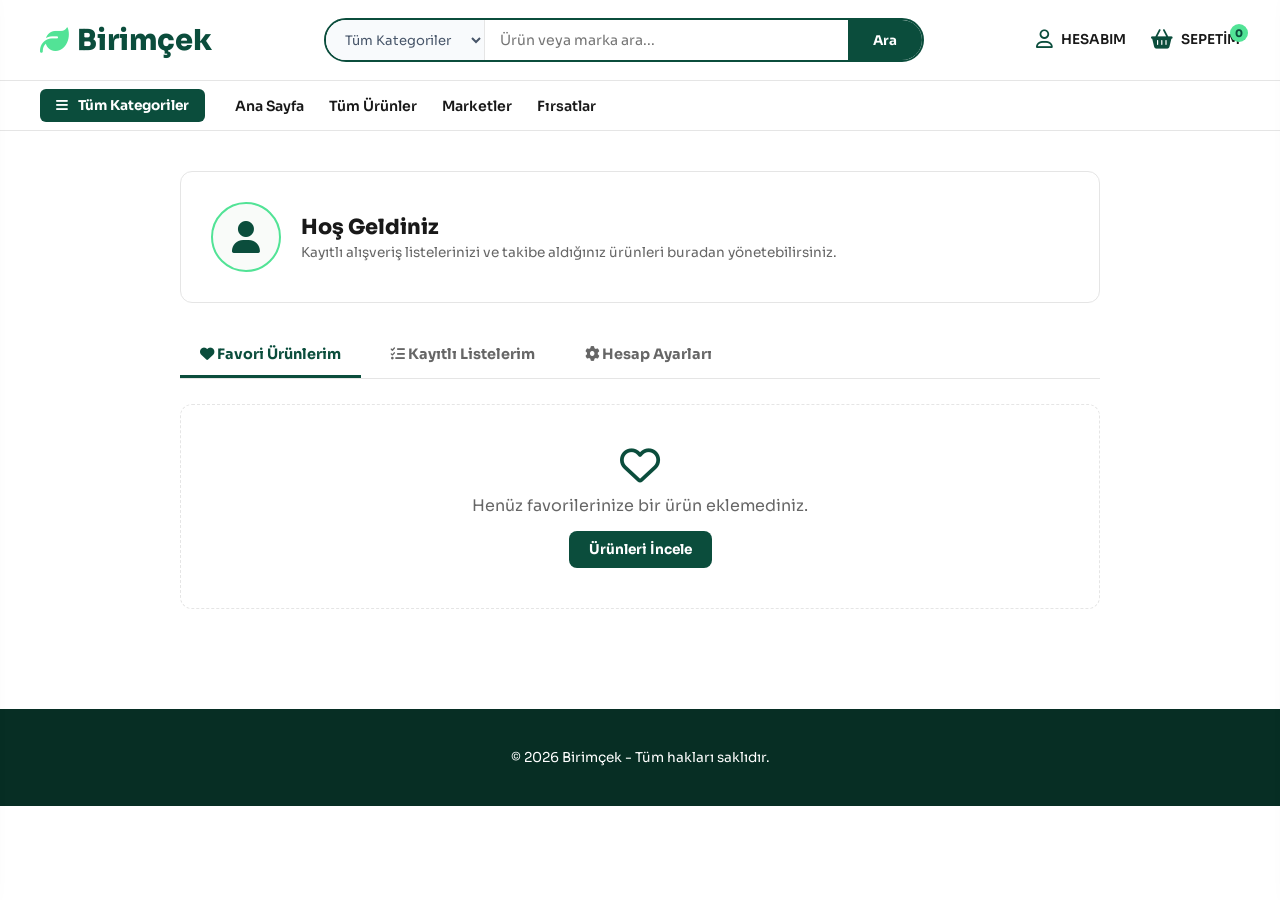
<file: hesabim.html>
<!DOCTYPE html>
<html lang="tr">
<head>
  <meta charset="utf-8">
  <meta name="viewport" content="width=device-width, initial-scale=1, maximum-scale=1">
  <title>Birimçek | Hesabım</title>
  <link rel="stylesheet" href="https://cdnjs.cloudflare.com/ajax/libs/font-awesome/6.4.0/css/all.min.css">
  <link href="https://fonts.googleapis.com/css2?family=Sora:wght@400;500;600;700;800&display=swap" rel="stylesheet">
  <style>
    :root { --primary: #0b4d3c; --primary-light: #52e396; --primary-hover: #07382b; --text-dark: #191919; --text-muted: #666666; --border-color: #e5e5e5; --bg-soft: #f9fbf9; --font-main: 'Sora', sans-serif; }
    * { box-sizing: border-box; margin: 0; padding: 0; font-family: var(--font-main); }
    body { background-color: #ffffff; color: var(--text-dark); }
    #header { background: #ffffff; padding: 18px 40px; display: flex; align-items: center; justify-content: space-between; gap: 30px; border-bottom: 1px solid var(--border-color); }
    .logo { display: flex; align-items: center; gap: 8px; text-decoration: none; font-size: 1.8rem; font-weight: 800; color: var(--primary); }
    .logo i { color: var(--primary-light); }
    .search-box-desktop { flex: 1; max-width: 600px; display: flex; border: 2px solid var(--primary); border-radius: 30px; overflow: hidden; height: 44px; }
    .search-category { background: #f8fafc; border: none; border-right: 1px solid var(--border-color); padding: 0 15px; font-size: 0.82rem; color: #475569; outline: none; cursor: pointer; }
    .search-input { flex: 1; border: none; padding: 0 15px; font-size: 0.88rem; outline: none; }
    .search-btn { background: var(--primary); border: none; color: #ffffff; font-weight: 700; padding: 0 25px; cursor: pointer; }
    .header-actions { display: flex; align-items: center; gap: 25px; }
    .action-item { display: flex; align-items: center; gap: 8px; text-decoration: none; color: var(--text-dark); background: none; border: none; font-size: 0.85rem; font-weight: 600; cursor: pointer; }
    .action-item i { font-size: 1.2rem; color: var(--primary); }
    .badge-icon { position: relative; }
    .badge { position: absolute; top: -6px; right: -8px; background: var(--primary-light); color: var(--primary); font-size: 0.65rem; font-weight: 800; width: 18px; height: 18px; border-radius: 50%; display: flex; align-items: center; justify-content: center; }
    nav { background: #ffffff; border-bottom: 1px solid var(--border-color); padding: 0 40px; display: flex; align-items: center; justify-content: space-between; height: 50px; }
    .nav-left { display: flex; align-items: center; gap: 30px; height: 100%; }
    .category-btn { background: var(--primary); color: #ffffff; border: none; border-radius: 6px; padding: 8px 16px; font-weight: 700; font-size: 0.85rem; display: flex; align-items: center; gap: 10px; cursor: pointer; }
    .nav-links { display: flex; gap: 25px; list-style: none; }
    .nav-links a { text-decoration: none; color: var(--text-dark); font-size: 0.88rem; font-weight: 600; }
    .nav-links a.active { color: var(--primary); font-weight: 700; }
    .main-container { padding: 40px; max-width: 1000px; margin: 0 auto; }
    .profile-card { border: 1px solid var(--border-color); border-radius: 12px; padding: 30px; background: #fff; display: flex; align-items: center; gap: 20px; margin-bottom: 30px; }
    .profile-avatar { width: 70px; height: 70px; border-radius: 50%; background: var(--bg-soft); color: var(--primary); display: flex; align-items: center; justify-content: center; font-size: 2rem; border: 2px solid var(--primary-light); }
    .account-tabs { display: flex; gap: 10px; border-bottom: 1px solid var(--border-color); margin-bottom: 25px; }
    .tab-btn { padding: 12px 20px; background: none; border: none; border-bottom: 3px solid transparent; font-weight: 700; color: var(--text-muted); cursor: pointer; font-size: 0.9rem; }
    .tab-btn.active { color: var(--primary); border-bottom-color: var(--primary); }
    .mobile-only { display: none !important; }
    .drawer-overlay { position: fixed; top: 0; left: 0; width: 100vw; height: 100vh; background: rgba(0, 0, 0, 0.4); z-index: 999; opacity: 0; visibility: hidden; transition: all 0.3s ease; }
    .drawer-overlay.active { opacity: 1; visibility: visible; }
    .side-drawer { position: fixed; top: 0; width: 340px; height: 100vh; background: #ffffff; z-index: 1000; box-shadow: 0 0 25px rgba(0,0,0,0.15); display: flex; flex-direction: column; transition: all 0.3s ease; }
    #categoryDrawer { left: -360px; } #categoryDrawer.active { left: 0; }
    #cartDrawer { right: -360px; } #cartDrawer.active { right: 0; }
    .drawer-header { padding: 20px; background: var(--primary); color: #ffffff; display: flex; align-items: center; justify-content: space-between; }
    .drawer-close-btn { background: transparent; border: none; color: white; font-size: 1.3rem; cursor: pointer; }
    .side-category-list { list-style: none; padding: 10px 0; }
    .side-category-list li { padding: 14px 20px; display: flex; align-items: center; gap: 12px; font-size: 0.9rem; font-weight: 600; cursor: pointer; border-bottom: 1px solid var(--border-color); }
    .cart-body { flex: 1; padding: 20px; overflow-y: auto; }
    .cart-empty-state { text-align: center; color: var(--text-muted); margin-top: 60px; }
    .cart-item { display: flex; align-items: center; gap: 12px; padding: 12px 0; border-bottom: 1px solid var(--border-color); }
    .cart-item-img { width: 48px; height: 48px; object-fit: contain; }
    .cart-item-details { flex: 1; }
    .cart-item-title { font-size: 0.85rem; font-weight: 700; }
    .cart-item-price { font-size: 0.85rem; color: var(--primary); font-weight: 800; }
    .cart-item-remove { background: transparent; border: none; color: #ef4444; cursor: pointer; }
    .cart-footer { padding: 20px; border-top: 1px solid var(--border-color); background: #f8faf9; }
    .cart-total-row { display: flex; justify-content: space-between; margin-bottom: 15px; }
    .cart-checkout-btn { width: 100%; padding: 12px; background: var(--primary-light); color: var(--primary); border: none; border-radius: 8px; font-weight: 800; cursor: pointer; }
    .toolbar-bottom { position: fixed; bottom: 0; left: 0; width: 100%; background: #ffffff; border-top: 1px solid var(--border-color); display: flex; justify-content: space-around; padding: 10px 0; z-index: 900; }
    .toolbar-item { display: flex; flex-direction: column; align-items: center; text-decoration: none; color: var(--text-dark); font-size: 0.7rem; font-weight: 600; gap: 4px; background: none; border: none; cursor: pointer; }
    .toolbar-item i { font-size: 1.2rem; color: var(--primary); }
    footer { background: #072e24; color: #ffffff; padding: 40px; margin-top: 60px; text-align: center; font-size: 0.85rem; }
    @media (max-width: 900px) {
      .desktop-only, nav { display: none !important; }
      .mobile-only { display: flex !important; }
      #header { padding: 12px 16px; flex-direction: column; gap: 10px; }
      .main-container { padding: 20px 16px 80px; }
    }
  </style>
</head>
<body>
  <header id="header">
    <a href="index.html" class="logo desktop-only"><i class="fa-solid fa-leaf"></i>Birimçek</a>
    <div class="search-box-desktop desktop-only">
      <select class="search-category" id="categorySelectDesktop">
        <option value="Tümü">Tüm Kategoriler</option>
        <option value="Meyve & Sebze">Meyve & Sebze</option>
        <option value="Et & Balık & Tavuk">Et, Balık & Tavuk</option>
        <option value="Süt & Kahvaltılık">Süt & Kahvaltılık</option>
      </select>
      <input type="text" class="search-input" id="searchInputDesktop" placeholder="Ürün veya marka ara..." onkeypress="if(event.key==='Enter') window.executeSearch('desktop')">
      <button class="search-btn" onclick="window.executeSearch('desktop')">Ara</button>
    </div>
    <div class="header-actions desktop-only">
      <a href="hesabim.html" class="action-item"><i class="fa-regular fa-user"></i> HESABIM</a>
      <button class="action-item badge-icon" onclick="window.toggleCart()">
        <i class="fa-solid fa-basket-shopping"></i> SEPETİM <span class="badge" id="cartBadgeDesktop">0</span>
      </button>
    </div>
  </header>

  <nav class="desktop-only">
    <div class="nav-left">
      <button class="category-btn" onclick="window.toggleCategoryMenu()"><i class="fa-solid fa-bars"></i> Tüm Kategoriler</button>
      <ul class="nav-links">
        <li><a href="index.html">Ana Sayfa</a></li>
        <li><a href="urunler.html">Tüm Ürünler</a></li>
        <li><a href="marketler.html">Marketler</a></li>
        <li><a href="firsatlar.html">Fırsatlar</a></li>
      </ul>
    </div>
  </nav>

  <div class="main-container">
    <div class="profile-card">
      <div class="profile-avatar"><i class="fa-solid fa-user"></i></div>
      <div>
        <h2 style="font-size: 1.3rem; font-weight: 800;">Hoş Geldiniz</h2>
        <p style="color: var(--text-muted); font-size: 0.85rem; margin-top: 4px;">Kayıtlı alışveriş listelerinizi ve takibe aldığınız ürünleri buradan yönetebilirsiniz.</p>
      </div>
    </div>

    <div class="account-tabs">
      <button class="tab-btn active"><i class="fa-solid fa-heart"></i> Favori Ürünlerim</button>
      <button class="tab-btn"><i class="fa-solid fa-list-check"></i> Kayıtlı Listelerim</button>
      <button class="tab-btn"><i class="fa-solid fa-gear"></i> Hesap Ayarları</button>
    </div>

    <div style="border: 1px dashed var(--border-color); border-radius: 12px; padding: 40px; text-align: center; color: var(--text-muted);">
      <i class="fa-regular fa-heart" style="font-size: 2.5rem; margin-bottom: 10px; color: var(--primary);"></i>
      <p>Henüz favorilerinize bir ürün eklemediniz.</p>
      <a href="urunler.html" style="display: inline-block; margin-top: 15px; padding: 10px 20px; background: var(--primary); color: white; text-decoration: none; font-weight: 700; border-radius: 8px; font-size: 0.85rem;">Ürünleri İncele</a>
    </div>
  </div>

  <div class="toolbar-bottom mobile-only">
    <a href="index.html" class="toolbar-item"><i class="fa-solid fa-house"></i><span>Ana Sayfa</span></a>
    <button class="toolbar-item" onclick="window.toggleCategoryMenu()"><i class="fa-solid fa-list"></i><span>Kategoriler</span></button>
    <button class="toolbar-item" onclick="window.toggleCart()"><i class="fa-solid fa-basket-shopping"></i><span>Sepetim</span></button>
    <a href="hesabim.html" class="toolbar-item"><i class="fa-solid fa-user"></i><span>Hesabım</span></a>
  </div>

  <div id="categoryOverlay" class="drawer-overlay" onclick="window.toggleCategoryMenu()"></div>
  <div id="categoryDrawer" class="side-drawer">
    <div class="drawer-header">
      <h3><i class="fa-solid fa-list"></i> Kategoriler</h3>
      <button class="drawer-close-btn" onclick="window.toggleCategoryMenu()"><i class="fa-solid fa-xmark"></i></button>
    </div>
    <ul class="side-category-list">
      <li onclick="window.goToCategoryPage('Meyve & Sebze')"><i class="fa-solid fa-apple-whole"></i> Meyve & Sebze</li>
      <li onclick="window.goToCategoryPage('Et & Balık & Tavuk')"><i class="fa-solid fa-drumstick-bite"></i> Et, Balık & Tavuk</li>
    </ul>
  </div>

  <div id="cartOverlay" class="drawer-overlay" onclick="window.toggleCart()"></div>
  <div id="cartDrawer" class="side-drawer">
    <div class="drawer-header">
      <h3><i class="fa-solid fa-basket-shopping"></i> Sepetim</h3>
      <button class="drawer-close-btn" onclick="window.toggleCart()"><i class="fa-solid fa-xmark"></i></button>
    </div>
    <div class="cart-body" id="cartBody">
      <div class="cart-empty-state"><i class="fa-solid fa-basket-shopping"></i><p>Sepetiniz henüz boş.</p></div>
    </div>
    <div class="cart-footer">
      <div class="cart-total-row"><span>Tahmini Toplam:</span><strong id="cartTotalPrice">0.00 ₺</strong></div>
      <button class="cart-checkout-btn" onclick="alert('Listeniz hazırlandı!')">Market Karşılaştırması Yap</button>
    </div>
  </div>

  <footer><p>&copy; 2026 Birimçek - Tüm hakları saklıdır.</p></footer>

  <script type="module">
    window.cart = [];
    window.toggleCategoryMenu = () => {
      document.getElementById("categoryDrawer")?.classList.toggle("active");
      document.getElementById("categoryOverlay")?.classList.toggle("active");
    };
    window.toggleCart = () => {
      document.getElementById("cartDrawer")?.classList.toggle("active");
      document.getElementById("cartOverlay")?.classList.toggle("active");
    };
    window.removeFromCart = (index) => {
      window.cart.splice(index, 1);
      window.renderCart();
    };
    window.renderCart = () => {
      const cartBody = document.getElementById("cartBody");
      const cartTotalPrice = document.getElementById("cartTotalPrice");
      const badgeDesk = document.getElementById("cartBadgeDesktop");
      if (badgeDesk) badgeDesk.innerText = window.cart.length;
      if (window.cart.length === 0) {
        cartBody.innerHTML = `<div class="cart-empty-state"><i class="fa-solid fa-basket-shopping"></i><p>Sepetiniz henüz boş.</p></div>`;
        cartTotalPrice.innerText = "0.00 ₺";
        return;
      }
      let total = 0;
      cartBody.innerHTML = window.cart.map((item, index) => {
        total += item.price;
        return `
          <div class="cart-item">
            <img src="${item.imgUrl}" class="cart-item-img" alt="${item.title}">
            <div class="cart-item-details">
              <div class="cart-item-title">${item.title}</div>
              <div class="cart-item-price">${item.price.toFixed(2)} ₺</div>
            </div>
            <button class="cart-item-remove" onclick="window.removeFromCart(${index})"><i class="fa-solid fa-trash-can"></i></button>
          </div>`;
      }).join('');
      cartTotalPrice.innerText = total.toFixed(2) + " ₺";
    };
    window.goToCategoryPage = (catName) => {
      window.location.href = `urunler.html?kategori=${encodeURIComponent(catName)}`;
    };
    window.executeSearch = () => {
      const query = document.getElementById("searchInputDesktop")?.value.trim();
      if (query) window.location.href = `urunler.html?q=${encodeURIComponent(query)}`;
    };
  </script>
</body>
</html>
</file>
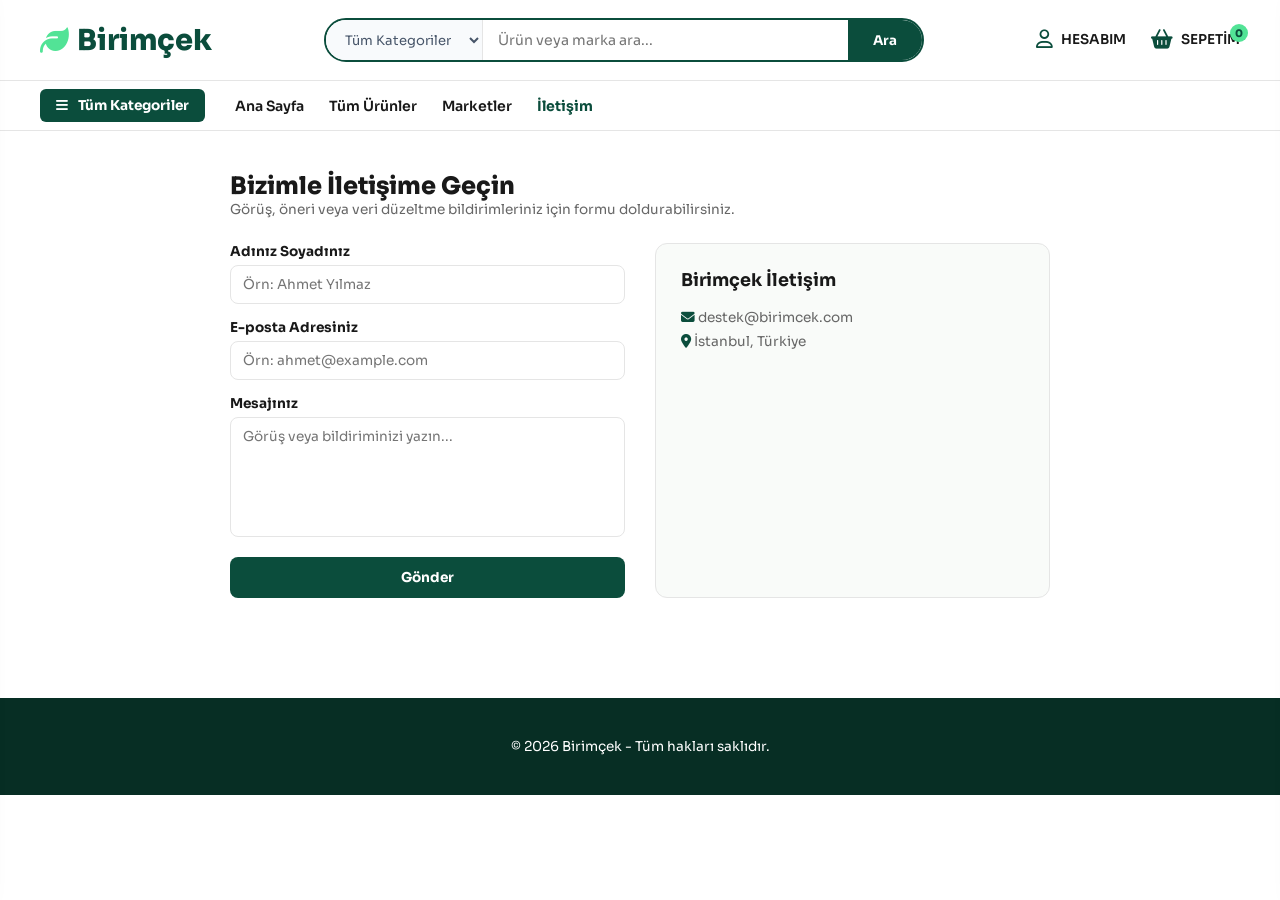
<file: iletisim.html>
<!DOCTYPE html>
<html lang="tr">
<head>
  <meta charset="utf-8">
  <meta name="viewport" content="width=device-width, initial-scale=1, maximum-scale=1">
  <title>Birimçek | İletişim</title>
  <link rel="stylesheet" href="https://cdnjs.cloudflare.com/ajax/libs/font-awesome/6.4.0/css/all.min.css">
  <link href="https://fonts.googleapis.com/css2?family=Sora:wght@400;500;600;700;800&display=swap" rel="stylesheet">
  <style>
    :root { --primary: #0b4d3c; --primary-light: #52e396; --primary-hover: #07382b; --text-dark: #191919; --text-muted: #666666; --border-color: #e5e5e5; --bg-soft: #f9fbf9; --font-main: 'Sora', sans-serif; }
    * { box-sizing: border-box; margin: 0; padding: 0; font-family: var(--font-main); }
    body { background-color: #ffffff; color: var(--text-dark); }
    #header { background: #ffffff; padding: 18px 40px; display: flex; align-items: center; justify-content: space-between; gap: 30px; border-bottom: 1px solid var(--border-color); }
    .logo { display: flex; align-items: center; gap: 8px; text-decoration: none; font-size: 1.8rem; font-weight: 800; color: var(--primary); }
    .logo i { color: var(--primary-light); }
    .search-box-desktop { flex: 1; max-width: 600px; display: flex; border: 2px solid var(--primary); border-radius: 30px; overflow: hidden; height: 44px; }
    .search-category { background: #f8fafc; border: none; border-right: 1px solid var(--border-color); padding: 0 15px; font-size: 0.82rem; color: #475569; outline: none; cursor: pointer; }
    .search-input { flex: 1; border: none; padding: 0 15px; font-size: 0.88rem; outline: none; }
    .search-btn { background: var(--primary); border: none; color: #ffffff; font-weight: 700; padding: 0 25px; cursor: pointer; }
    .header-actions { display: flex; align-items: center; gap: 25px; }
    .action-item { display: flex; align-items: center; gap: 8px; text-decoration: none; color: var(--text-dark); background: none; border: none; font-size: 0.85rem; font-weight: 600; cursor: pointer; }
    .action-item i { font-size: 1.2rem; color: var(--primary); }
    .badge-icon { position: relative; }
    .badge { position: absolute; top: -6px; right: -8px; background: var(--primary-light); color: var(--primary); font-size: 0.65rem; font-weight: 800; width: 18px; height: 18px; border-radius: 50%; display: flex; align-items: center; justify-content: center; }
    nav { background: #ffffff; border-bottom: 1px solid var(--border-color); padding: 0 40px; display: flex; align-items: center; justify-content: space-between; height: 50px; }
    .nav-left { display: flex; align-items: center; gap: 30px; height: 100%; }
    .category-btn { background: var(--primary); color: #ffffff; border: none; border-radius: 6px; padding: 8px 16px; font-weight: 700; font-size: 0.85rem; display: flex; align-items: center; gap: 10px; cursor: pointer; }
    .nav-links { display: flex; gap: 25px; list-style: none; }
    .nav-links a { text-decoration: none; color: var(--text-dark); font-size: 0.88rem; font-weight: 600; }
    .nav-links a.active { color: var(--primary); font-weight: 700; }
    .main-container { padding: 40px; max-width: 900px; margin: 0 auto; }
    .contact-grid { display: grid; grid-template-columns: 1fr 1fr; gap: 30px; margin-top: 20px; }
    .form-group { margin-bottom: 15px; }
    .form-group label { display: block; font-size: 0.85rem; font-weight: 700; margin-bottom: 5px; }
    .form-input { width: 100%; padding: 10px 12px; border: 1px solid var(--border-color); border-radius: 8px; font-size: 0.85rem; outline: none; }
    textarea.form-input { height: 120px; resize: none; }
    .submit-btn { width: 100%; background: var(--primary); color: white; border: none; padding: 12px; border-radius: 8px; font-weight: 700; font-size: 0.85rem; cursor: pointer; }
    .mobile-only { display: none !important; }
    .drawer-overlay { position: fixed; top: 0; left: 0; width: 100vw; height: 100vh; background: rgba(0, 0, 0, 0.4); z-index: 999; opacity: 0; visibility: hidden; transition: all 0.3s ease; }
    .drawer-overlay.active { opacity: 1; visibility: visible; }
    .side-drawer { position: fixed; top: 0; width: 340px; height: 100vh; background: #ffffff; z-index: 1000; box-shadow: 0 0 25px rgba(0,0,0,0.15); display: flex; flex-direction: column; transition: all 0.3s ease; }
    #categoryDrawer { left: -360px; } #categoryDrawer.active { left: 0; }
    #cartDrawer { right: -360px; } #cartDrawer.active { right: 0; }
    .drawer-header { padding: 20px; background: var(--primary); color: #ffffff; display: flex; align-items: center; justify-content: space-between; }
    .drawer-close-btn { background: transparent; border: none; color: white; font-size: 1.3rem; cursor: pointer; }
    .side-category-list { list-style: none; padding: 10px 0; }
    .side-category-list li { padding: 14px 20px; display: flex; align-items: center; gap: 12px; font-size: 0.9rem; font-weight: 600; cursor: pointer; border-bottom: 1px solid var(--border-color); }
    .cart-body { flex: 1; padding: 20px; overflow-y: auto; }
    .cart-empty-state { text-align: center; color: var(--text-muted); margin-top: 60px; }
    .cart-item { display: flex; align-items: center; gap: 12px; padding: 12px 0; border-bottom: 1px solid var(--border-color); }
    .cart-item-img { width: 48px; height: 48px; object-fit: contain; }
    .cart-item-details { flex: 1; }
    .cart-item-title { font-size: 0.85rem; font-weight: 700; }
    .cart-item-price { font-size: 0.85rem; color: var(--primary); font-weight: 800; }
    .cart-item-remove { background: transparent; border: none; color: #ef4444; cursor: pointer; }
    .cart-footer { padding: 20px; border-top: 1px solid var(--border-color); background: #f8faf9; }
    .cart-total-row { display: flex; justify-content: space-between; margin-bottom: 15px; }
    .cart-checkout-btn { width: 100%; padding: 12px; background: var(--primary-light); color: var(--primary); border: none; border-radius: 8px; font-weight: 800; cursor: pointer; }
    .toolbar-bottom { position: fixed; bottom: 0; left: 0; width: 100%; background: #ffffff; border-top: 1px solid var(--border-color); display: flex; justify-content: space-around; padding: 10px 0; z-index: 900; }
    .toolbar-item { display: flex; flex-direction: column; align-items: center; text-decoration: none; color: var(--text-dark); font-size: 0.7rem; font-weight: 600; gap: 4px; background: none; border: none; cursor: pointer; }
    .toolbar-item i { font-size: 1.2rem; color: var(--primary); }
    footer { background: #072e24; color: #ffffff; padding: 40px; margin-top: 60px; text-align: center; font-size: 0.85rem; }
    @media (max-width: 900px) {
      .desktop-only, nav { display: none !important; }
      .mobile-only { display: flex !important; }
      #header { padding: 12px 16px; flex-direction: column; gap: 10px; }
      .main-container { padding: 20px 16px 80px; }
      .contact-grid { grid-template-columns: 1fr; }
    }
  </style>
</head>
<body>
  <header id="header">
    <a href="index.html" class="logo desktop-only"><i class="fa-solid fa-leaf"></i>Birimçek</a>
    <div class="search-box-desktop desktop-only">
      <select class="search-category" id="categorySelectDesktop">
        <option value="Tümü">Tüm Kategoriler</option>
      </select>
      <input type="text" class="search-input" id="searchInputDesktop" placeholder="Ürün veya marka ara..." onkeypress="if(event.key==='Enter') window.executeSearch('desktop')">
      <button class="search-btn" onclick="window.executeSearch('desktop')">Ara</button>
    </div>
    <div class="header-actions desktop-only">
      <a href="hesabim.html" class="action-item"><i class="fa-regular fa-user"></i> HESABIM</a>
      <button class="action-item badge-icon" onclick="window.toggleCart()">
        <i class="fa-solid fa-basket-shopping"></i> SEPETİM <span class="badge" id="cartBadgeDesktop">0</span>
      </button>
    </div>
  </header>

  <nav class="desktop-only">
    <div class="nav-left">
      <button class="category-btn" onclick="window.toggleCategoryMenu()"><i class="fa-solid fa-bars"></i> Tüm Kategoriler</button>
      <ul class="nav-links">
        <li><a href="index.html">Ana Sayfa</a></li>
        <li><a href="urunler.html">Tüm Ürünler</a></li>
        <li><a href="marketler.html">Marketler</a></li>
        <li><a href="iletisim.html" class="active">İletişim</a></li>
      </ul>
    </div>
  </nav>

  <div class="main-container">
    <h2 style="font-size: 1.5rem; font-weight: 800;">Bizimle İletişime Geçin</h2>
    <p style="color: var(--text-muted); font-size: 0.85rem; margin-bottom: 25px;">Görüş, öneri veya veri düzeltme bildirimleriniz için formu doldurabilirsiniz.</p>

    <div class="contact-grid">
      <form onsubmit="event.preventDefault(); alert('Mesajınız başarıyla iletildi.');">
        <div class="form-group">
          <label>Adınız Soyadınız</label>
          <input type="text" class="form-input" required placeholder="Örn: Ahmet Yılmaz">
        </div>
        <div class="form-group">
          <label>E-posta Adresiniz</label>
          <input type="email" class="form-input" required placeholder="Örn: ahmet@example.com">
        </div>
        <div class="form-group">
          <label>Mesajınız</label>
          <textarea class="form-input" required placeholder="Görüş veya bildiriminizi yazın..."></textarea>
        </div>
        <button type="submit" class="submit-btn">Gönder</button>
      </form>
      
      <div style="background: var(--bg-soft); padding: 25px; border-radius: 12px; border: 1px solid var(--border-color);">
        <h3 style="font-size: 1.1rem; font-weight: 700; margin-bottom: 15px;">Birimçek İletişim</h3>
        <p style="font-size: 0.85rem; color: var(--text-muted); line-height: 1.8;">
          <i class="fa-solid fa-envelope" style="color: var(--primary);"></i> destek@birimcek.com<br>
          <i class="fa-solid fa-location-dot" style="color: var(--primary);"></i> İstanbul, Türkiye
        </p>
      </div>
    </div>
  </div>

  <div class="toolbar-bottom mobile-only">
    <a href="index.html" class="toolbar-item"><i class="fa-solid fa-house"></i><span>Ana Sayfa</span></a>
    <button class="toolbar-item" onclick="window.toggleCategoryMenu()"><i class="fa-solid fa-list"></i><span>Kategoriler</span></button>
    <button class="toolbar-item" onclick="window.toggleCart()"><i class="fa-solid fa-basket-shopping"></i><span>Sepetim</span></button>
    <a href="hesabim.html" class="toolbar-item"><i class="fa-solid fa-user"></i><span>Hesabım</span></a>
  </div>

  <div id="categoryOverlay" class="drawer-overlay" onclick="window.toggleCategoryMenu()"></div>
  <div id="categoryDrawer" class="side-drawer">
    <div class="drawer-header">
      <h3><i class="fa-solid fa-list"></i> Kategoriler</h3>
      <button class="drawer-close-btn" onclick="window.toggleCategoryMenu()"><i class="fa-solid fa-xmark"></i></button>
    </div>
    <ul class="side-category-list">
      <li onclick="window.goToCategoryPage('Meyve & Sebze')"><i class="fa-solid fa-apple-whole"></i> Meyve & Sebze</li>
    </ul>
  </div>

  <div id="cartOverlay" class="drawer-overlay" onclick="window.toggleCart()"></div>
  <div id="cartDrawer" class="side-drawer">
    <div class="drawer-header">
      <h3><i class="fa-solid fa-basket-shopping"></i> Sepetim</h3>
      <button class="drawer-close-btn" onclick="window.toggleCart()"><i class="fa-solid fa-xmark"></i></button>
    </div>
    <div class="cart-body" id="cartBody">
      <div class="cart-empty-state"><i class="fa-solid fa-basket-shopping"></i><p>Sepetiniz henüz boş.</p></div>
    </div>
    <div class="cart-footer">
      <div class="cart-total-row"><span>Tahmini Toplam:</span><strong id="cartTotalPrice">0.00 ₺</strong></div>
      <button class="cart-checkout-btn" onclick="alert('Listeniz hazırlandı!')">Market Karşılaştırması Yap</button>
    </div>
  </div>

  <footer><p>&copy; 2026 Birimçek - Tüm hakları saklıdır.</p></footer>

  <script type="module">
    window.cart = [];
    window.toggleCategoryMenu = () => {
      document.getElementById("categoryDrawer")?.classList.toggle("active");
      document.getElementById("categoryOverlay")?.classList.toggle("active");
    };
    window.toggleCart = () => {
      document.getElementById("cartDrawer")?.classList.toggle("active");
      document.getElementById("cartOverlay")?.classList.toggle("active");
    };
    window.removeFromCart = (index) => {
      window.cart.splice(index, 1);
      window.renderCart();
    };
    window.renderCart = () => {
      const cartBody = document.getElementById("cartBody");
      const cartTotalPrice = document.getElementById("cartTotalPrice");
      const badgeDesk = document.getElementById("cartBadgeDesktop");
      if (badgeDesk) badgeDesk.innerText = window.cart.length;
      if (window.cart.length === 0) {
        cartBody.innerHTML = `<div class="cart-empty-state"><i class="fa-solid fa-basket-shopping"></i><p>Sepetiniz henüz boş.</p></div>`;
        cartTotalPrice.innerText = "0.00 ₺";
        return;
      }
      let total = 0;
      cartBody.innerHTML = window.cart.map((item, index) => {
        total += item.price;
        return `
          <div class="cart-item">
            <img src="${item.imgUrl}" class="cart-item-img" alt="${item.title}">
            <div class="cart-item-details">
              <div class="cart-item-title">${item.title}</div>
              <div class="cart-item-price">${item.price.toFixed(2)} ₺</div>
            </div>
            <button class="cart-item-remove" onclick="window.removeFromCart(${index})"><i class="fa-solid fa-trash-can"></i></button>
          </div>`;
      }).join('');
      cartTotalPrice.innerText = total.toFixed(2) + " ₺";
    };
    window.goToCategoryPage = (catName) => {
      window.location.href = `urunler.html?kategori=${encodeURIComponent(catName)}`;
    };
    window.executeSearch = () => {
      const query = document.getElementById("searchInputDesktop")?.value.trim();
      if (query) window.location.href = `urunler.html?q=${encodeURIComponent(query)}`;
    };
  </script>
</body>
</html>
</file>
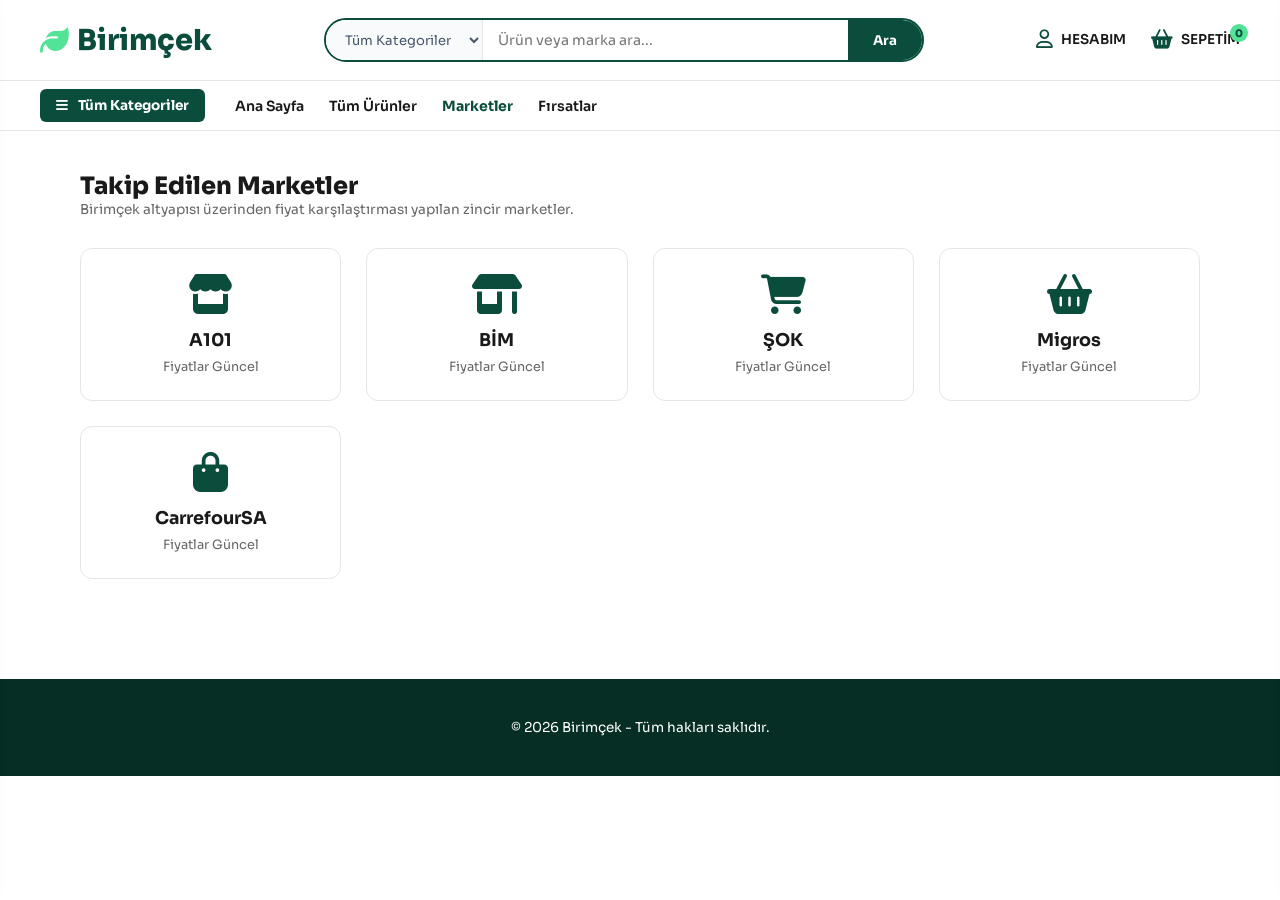
<file: marketler.html>
<!DOCTYPE html>
<html lang="tr">
<head>
  <meta charset="utf-8">
  <meta name="viewport" content="width=device-width, initial-scale=1, maximum-scale=1">
  <title>Birimçek | Marketler</title>
  <link rel="stylesheet" href="https://cdnjs.cloudflare.com/ajax/libs/font-awesome/6.4.0/css/all.min.css">
  <link href="https://fonts.googleapis.com/css2?family=Sora:wght@400;500;600;700;800&display=swap" rel="stylesheet">
  <style>
    :root { --primary: #0b4d3c; --primary-light: #52e396; --primary-hover: #07382b; --text-dark: #191919; --text-muted: #666666; --border-color: #e5e5e5; --bg-soft: #f9fbf9; --font-main: 'Sora', sans-serif; }
    * { box-sizing: border-box; margin: 0; padding: 0; font-family: var(--font-main); }
    body { background-color: #ffffff; color: var(--text-dark); }
    #header { background: #ffffff; padding: 18px 40px; display: flex; align-items: center; justify-content: space-between; gap: 30px; border-bottom: 1px solid var(--border-color); }
    .logo { display: flex; align-items: center; gap: 8px; text-decoration: none; font-size: 1.8rem; font-weight: 800; color: var(--primary); }
    .logo i { color: var(--primary-light); }
    .search-box-desktop { flex: 1; max-width: 600px; display: flex; border: 2px solid var(--primary); border-radius: 30px; overflow: hidden; height: 44px; }
    .search-category { background: #f8fafc; border: none; border-right: 1px solid var(--border-color); padding: 0 15px; font-size: 0.82rem; color: #475569; outline: none; cursor: pointer; }
    .search-input { flex: 1; border: none; padding: 0 15px; font-size: 0.88rem; outline: none; }
    .search-btn { background: var(--primary); border: none; color: #ffffff; font-weight: 700; padding: 0 25px; cursor: pointer; }
    .header-actions { display: flex; align-items: center; gap: 25px; }
    .action-item { display: flex; align-items: center; gap: 8px; text-decoration: none; color: var(--text-dark); background: none; border: none; font-size: 0.85rem; font-weight: 600; cursor: pointer; }
    .action-item i { font-size: 1.2rem; color: var(--primary); }
    .badge-icon { position: relative; }
    .badge { position: absolute; top: -6px; right: -8px; background: var(--primary-light); color: var(--primary); font-size: 0.65rem; font-weight: 800; width: 18px; height: 18px; border-radius: 50%; display: flex; align-items: center; justify-content: center; }
    nav { background: #ffffff; border-bottom: 1px solid var(--border-color); padding: 0 40px; display: flex; align-items: center; justify-content: space-between; height: 50px; }
    .nav-left { display: flex; align-items: center; gap: 30px; height: 100%; }
    .category-btn { background: var(--primary); color: #ffffff; border: none; border-radius: 6px; padding: 8px 16px; font-weight: 700; font-size: 0.85rem; display: flex; align-items: center; gap: 10px; cursor: pointer; }
    .nav-links { display: flex; gap: 25px; list-style: none; }
    .nav-links a { text-decoration: none; color: var(--text-dark); font-size: 0.88rem; font-weight: 600; }
    .nav-links a.active { color: var(--primary); font-weight: 700; }
    .main-container { padding: 40px; max-width: 1200px; margin: 0 auto; }
    .market-grid { display: grid; grid-template-columns: repeat(auto-fill, minmax(220px, 1fr)); gap: 25px; margin-top: 30px; }
    .market-card { border: 1px solid var(--border-color); border-radius: 12px; padding: 25px; text-align: center; background: #fff; transition: transform 0.2s ease; }
    .market-card:hover { transform: translateY(-4px); border-color: var(--primary-light); }
    .market-card i { font-size: 2.5rem; color: var(--primary); margin-bottom: 15px; }
    .market-title { font-size: 1.1rem; font-weight: 700; margin-bottom: 8px; }
    .market-count { font-size: 0.8rem; color: var(--text-muted); }
    .mobile-only { display: none !important; }
    .drawer-overlay { position: fixed; top: 0; left: 0; width: 100vw; height: 100vh; background: rgba(0, 0, 0, 0.4); z-index: 999; opacity: 0; visibility: hidden; transition: all 0.3s ease; }
    .drawer-overlay.active { opacity: 1; visibility: visible; }
    .side-drawer { position: fixed; top: 0; width: 340px; height: 100vh; background: #ffffff; z-index: 1000; box-shadow: 0 0 25px rgba(0,0,0,0.15); display: flex; flex-direction: column; transition: all 0.3s ease; }
    #categoryDrawer { left: -360px; } #categoryDrawer.active { left: 0; }
    #cartDrawer { right: -360px; } #cartDrawer.active { right: 0; }
    .drawer-header { padding: 20px; background: var(--primary); color: #ffffff; display: flex; align-items: center; justify-content: space-between; }
    .drawer-close-btn { background: transparent; border: none; color: white; font-size: 1.3rem; cursor: pointer; }
    .side-category-list { list-style: none; padding: 10px 0; }
    .side-category-list li { padding: 14px 20px; display: flex; align-items: center; gap: 12px; font-size: 0.9rem; font-weight: 600; cursor: pointer; border-bottom: 1px solid var(--border-color); }
    .cart-body { flex: 1; padding: 20px; overflow-y: auto; }
    .cart-empty-state { text-align: center; color: var(--text-muted); margin-top: 60px; }
    .cart-item { display: flex; align-items: center; gap: 12px; padding: 12px 0; border-bottom: 1px solid var(--border-color); }
    .cart-item-img { width: 48px; height: 48px; object-fit: contain; }
    .cart-item-details { flex: 1; }
    .cart-item-title { font-size: 0.85rem; font-weight: 700; }
    .cart-item-price { font-size: 0.85rem; color: var(--primary); font-weight: 800; }
    .cart-item-remove { background: transparent; border: none; color: #ef4444; cursor: pointer; }
    .cart-footer { padding: 20px; border-top: 1px solid var(--border-color); background: #f8faf9; }
    .cart-total-row { display: flex; justify-content: space-between; margin-bottom: 15px; }
    .cart-checkout-btn { width: 100%; padding: 12px; background: var(--primary-light); color: var(--primary); border: none; border-radius: 8px; font-weight: 800; cursor: pointer; }
    .toolbar-bottom { position: fixed; bottom: 0; left: 0; width: 100%; background: #ffffff; border-top: 1px solid var(--border-color); display: flex; justify-content: space-around; padding: 10px 0; z-index: 900; }
    .toolbar-item { display: flex; flex-direction: column; align-items: center; text-decoration: none; color: var(--text-dark); font-size: 0.7rem; font-weight: 600; gap: 4px; background: none; border: none; cursor: pointer; }
    .toolbar-item i { font-size: 1.2rem; color: var(--primary); }
    footer { background: #072e24; color: #ffffff; padding: 40px; margin-top: 60px; text-align: center; font-size: 0.85rem; }
    @media (max-width: 900px) {
      .desktop-only, nav { display: none !important; }
      .mobile-only { display: flex !important; }
      #header { padding: 12px 16px; flex-direction: column; gap: 10px; }
      .main-container { padding: 20px 16px 80px; }
    }
  </style>
</head>
<body>
  <header id="header">
    <a href="index.html" class="logo desktop-only"><i class="fa-solid fa-leaf"></i>Birimçek</a>
    <div class="search-box-desktop desktop-only">
      <select class="search-category" id="categorySelectDesktop">
        <option value="Tümü">Tüm Kategoriler</option>
      </select>
      <input type="text" class="search-input" id="searchInputDesktop" placeholder="Ürün veya marka ara..." onkeypress="if(event.key==='Enter') window.executeSearch('desktop')">
      <button class="search-btn" onclick="window.executeSearch('desktop')">Ara</button>
    </div>
    <div class="header-actions desktop-only">
      <a href="hesabim.html" class="action-item"><i class="fa-regular fa-user"></i> HESABIM</a>
      <button class="action-item badge-icon" onclick="window.toggleCart()">
        <i class="fa-solid fa-basket-shopping"></i> SEPETİM <span class="badge" id="cartBadgeDesktop">0</span>
      </button>
    </div>
  </header>

  <nav class="desktop-only">
    <div class="nav-left">
      <button class="category-btn" onclick="window.toggleCategoryMenu()"><i class="fa-solid fa-bars"></i> Tüm Kategoriler</button>
      <ul class="nav-links">
        <li><a href="index.html">Ana Sayfa</a></li>
        <li><a href="urunler.html">Tüm Ürünler</a></li>
        <li><a href="marketler.html" class="active">Marketler</a></li>
        <li><a href="firsatlar.html">Fırsatlar</a></li>
      </ul>
    </div>
  </nav>

  <div class="main-container">
    <h2 style="font-size: 1.5rem; font-weight: 800;">Takip Edilen Marketler</h2>
    <p style="color: var(--text-muted); font-size: 0.85rem;">Birimçek altyapısı üzerinden fiyat karşılaştırması yapılan zincir marketler.</p>

    <div class="market-grid">
      <div class="market-card">
        <i class="fa-solid fa-store"></i>
        <div class="market-title">A101</div>
        <div class="market-count">Fiyatlar Güncel</div>
      </div>
      <div class="market-card">
        <i class="fa-solid fa-shop"></i>
        <div class="market-title">BİM</div>
        <div class="market-count">Fiyatlar Güncel</div>
      </div>
      <div class="market-card">
        <i class="fa-solid fa-cart-shopping"></i>
        <div class="market-title">ŞOK</div>
        <div class="market-count">Fiyatlar Güncel</div>
      </div>
      <div class="market-card">
        <i class="fa-solid fa-basket-shopping"></i>
        <div class="market-title">Migros</div>
        <div class="market-count">Fiyatlar Güncel</div>
      </div>
      <div class="market-card">
        <i class="fa-solid fa-bag-shopping"></i>
        <div class="market-title">CarrefourSA</div>
        <div class="market-count">Fiyatlar Güncel</div>
      </div>
    </div>
  </div>

  <div class="toolbar-bottom mobile-only">
    <a href="index.html" class="toolbar-item"><i class="fa-solid fa-house"></i><span>Ana Sayfa</span></a>
    <button class="toolbar-item" onclick="window.toggleCategoryMenu()"><i class="fa-solid fa-list"></i><span>Kategoriler</span></button>
    <button class="toolbar-item" onclick="window.toggleCart()"><i class="fa-solid fa-basket-shopping"></i><span>Sepetim</span></button>
    <a href="hesabim.html" class="toolbar-item"><i class="fa-solid fa-user"></i><span>Hesabım</span></a>
  </div>

  <div id="categoryOverlay" class="drawer-overlay" onclick="window.toggleCategoryMenu()"></div>
  <div id="categoryDrawer" class="side-drawer">
    <div class="drawer-header">
      <h3><i class="fa-solid fa-list"></i> Kategoriler</h3>
      <button class="drawer-close-btn" onclick="window.toggleCategoryMenu()"><i class="fa-solid fa-xmark"></i></button>
    </div>
    <ul class="side-category-list">
      <li onclick="window.goToCategoryPage('Meyve & Sebze')"><i class="fa-solid fa-apple-whole"></i> Meyve & Sebze</li>
    </ul>
  </div>

  <div id="cartOverlay" class="drawer-overlay" onclick="window.toggleCart()"></div>
  <div id="cartDrawer" class="side-drawer">
    <div class="drawer-header">
      <h3><i class="fa-solid fa-basket-shopping"></i> Sepetim</h3>
      <button class="drawer-close-btn" onclick="window.toggleCart()"><i class="fa-solid fa-xmark"></i></button>
    </div>
    <div class="cart-body" id="cartBody">
      <div class="cart-empty-state"><i class="fa-solid fa-basket-shopping"></i><p>Sepetiniz henüz boş.</p></div>
    </div>
    <div class="cart-footer">
      <div class="cart-total-row"><span>Tahmini Toplam:</span><strong id="cartTotalPrice">0.00 ₺</strong></div>
      <button class="cart-checkout-btn" onclick="alert('Listeniz hazırlandı!')">Market Karşılaştırması Yap</button>
    </div>
  </div>

  <footer><p>&copy; 2026 Birimçek - Tüm hakları saklıdır.</p></footer>

  <script type="module">
    window.cart = [];
    window.toggleCategoryMenu = () => {
      document.getElementById("categoryDrawer")?.classList.toggle("active");
      document.getElementById("categoryOverlay")?.classList.toggle("active");
    };
    window.toggleCart = () => {
      document.getElementById("cartDrawer")?.classList.toggle("active");
      document.getElementById("cartOverlay")?.classList.toggle("active");
    };
    window.removeFromCart = (index) => {
      window.cart.splice(index, 1);
      window.renderCart();
    };
    window.renderCart = () => {
      const cartBody = document.getElementById("cartBody");
      const cartTotalPrice = document.getElementById("cartTotalPrice");
      const badgeDesk = document.getElementById("cartBadgeDesktop");
      if (badgeDesk) badgeDesk.innerText = window.cart.length;
      if (window.cart.length === 0) {
        cartBody.innerHTML = `<div class="cart-empty-state"><i class="fa-solid fa-basket-shopping"></i><p>Sepetiniz henüz boş.</p></div>`;
        cartTotalPrice.innerText = "0.00 ₺";
        return;
      }
      let total = 0;
      cartBody.innerHTML = window.cart.map((item, index) => {
        total += item.price;
        return `
          <div class="cart-item">
            <img src="${item.imgUrl}" class="cart-item-img" alt="${item.title}">
            <div class="cart-item-details">
              <div class="cart-item-title">${item.title}</div>
              <div class="cart-item-price">${item.price.toFixed(2)} ₺</div>
            </div>
            <button class="cart-item-remove" onclick="window.removeFromCart(${index})"><i class="fa-solid fa-trash-can"></i></button>
          </div>`;
      }).join('');
      cartTotalPrice.innerText = total.toFixed(2) + " ₺";
    };
    window.goToCategoryPage = (catName) => {
      window.location.href = `urunler.html?kategori=${encodeURIComponent(catName)}`;
    };
    window.executeSearch = () => {
      const query = document.getElementById("searchInputDesktop")?.value.trim();
      if (query) window.location.href = `urunler.html?q=${encodeURIComponent(query)}`;
    };
  </script>
</body>
</html>
</file>
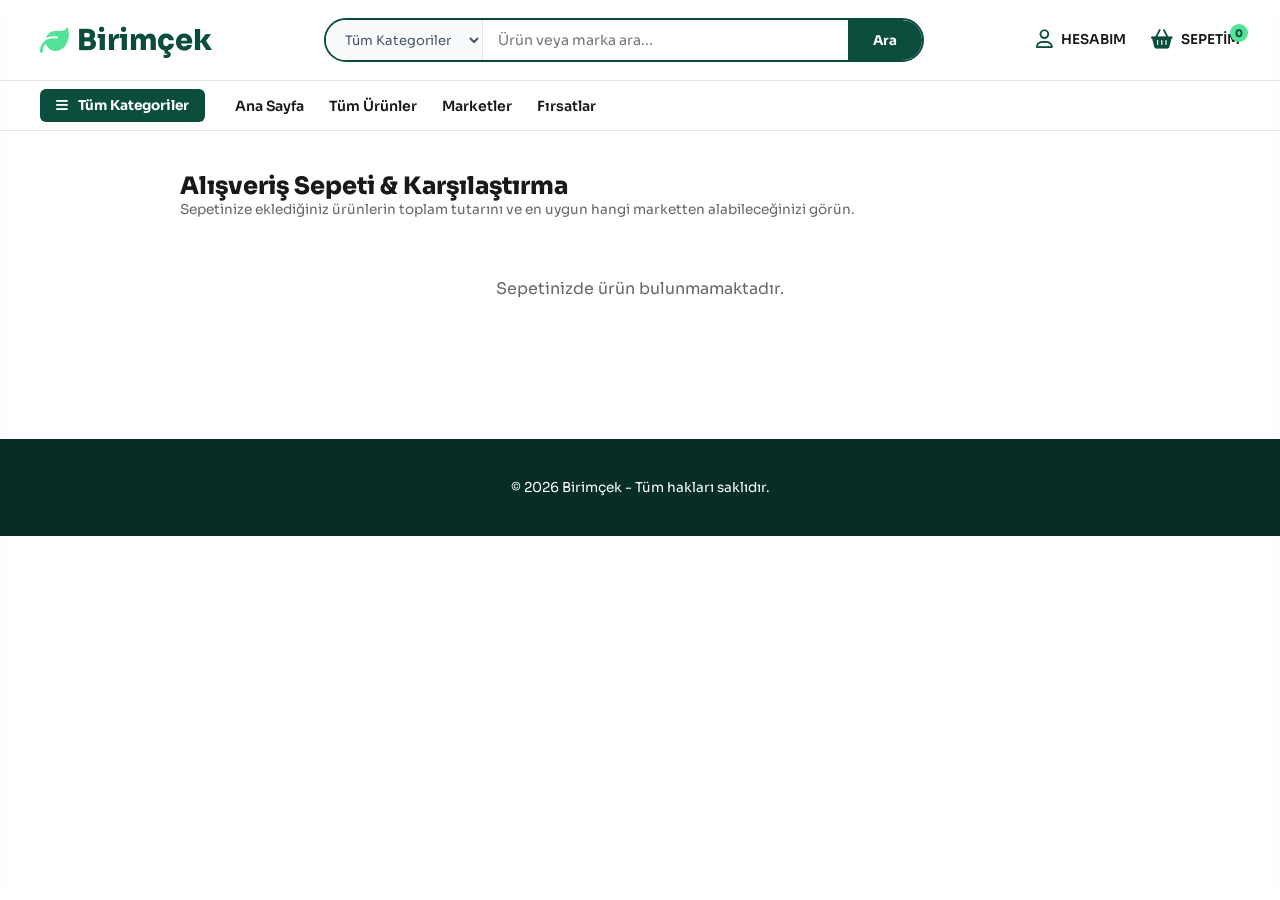
<file: sepet.html>
<!DOCTYPE html>
<html lang="tr">
<head>
  <meta charset="utf-8">
  <meta name="viewport" content="width=device-width, initial-scale=1, maximum-scale=1">
  <title>Birimçek | Alışveriş Listem & Sepetim</title>
  <link rel="stylesheet" href="https://cdnjs.cloudflare.com/ajax/libs/font-awesome/6.4.0/css/all.min.css">
  <link href="https://fonts.googleapis.com/css2?family=Sora:wght@400;500;600;700;800&display=swap" rel="stylesheet">
  <style>
    :root { --primary: #0b4d3c; --primary-light: #52e396; --primary-hover: #07382b; --text-dark: #191919; --text-muted: #666666; --border-color: #e5e5e5; --bg-soft: #f9fbf9; --font-main: 'Sora', sans-serif; }
    * { box-sizing: border-box; margin: 0; padding: 0; font-family: var(--font-main); }
    body { background-color: #ffffff; color: var(--text-dark); }
    #header { background: #ffffff; padding: 18px 40px; display: flex; align-items: center; justify-content: space-between; gap: 30px; border-bottom: 1px solid var(--border-color); }
    .logo { display: flex; align-items: center; gap: 8px; text-decoration: none; font-size: 1.8rem; font-weight: 800; color: var(--primary); }
    .logo i { color: var(--primary-light); }
    .search-box-desktop { flex: 1; max-width: 600px; display: flex; border: 2px solid var(--primary); border-radius: 30px; overflow: hidden; height: 44px; }
    .search-category { background: #f8fafc; border: none; border-right: 1px solid var(--border-color); padding: 0 15px; font-size: 0.82rem; color: #475569; outline: none; cursor: pointer; }
    .search-input { flex: 1; border: none; padding: 0 15px; font-size: 0.88rem; outline: none; }
    .search-btn { background: var(--primary); border: none; color: #ffffff; font-weight: 700; padding: 0 25px; cursor: pointer; }
    .header-actions { display: flex; align-items: center; gap: 25px; }
    .action-item { display: flex; align-items: center; gap: 8px; text-decoration: none; color: var(--text-dark); background: none; border: none; font-size: 0.85rem; font-weight: 600; cursor: pointer; }
    .action-item i { font-size: 1.2rem; color: var(--primary); }
    .badge-icon { position: relative; }
    .badge { position: absolute; top: -6px; right: -8px; background: var(--primary-light); color: var(--primary); font-size: 0.65rem; font-weight: 800; width: 18px; height: 18px; border-radius: 50%; display: flex; align-items: center; justify-content: center; }
    nav { background: #ffffff; border-bottom: 1px solid var(--border-color); padding: 0 40px; display: flex; align-items: center; justify-content: space-between; height: 50px; }
    .nav-left { display: flex; align-items: center; gap: 30px; height: 100%; }
    .category-btn { background: var(--primary); color: #ffffff; border: none; border-radius: 6px; padding: 8px 16px; font-weight: 700; font-size: 0.85rem; display: flex; align-items: center; gap: 10px; cursor: pointer; }
    .nav-links { display: flex; gap: 25px; list-style: none; }
    .nav-links a { text-decoration: none; color: var(--text-dark); font-size: 0.88rem; font-weight: 600; }
    .nav-links a.active { color: var(--primary); font-weight: 700; }
    .main-container { padding: 40px; max-width: 1000px; margin: 0 auto; }
    .cart-page-table { width: 100%; border-collapse: collapse; margin-top: 20px; border: 1px solid var(--border-color); border-radius: 8px; overflow: hidden; }
    .cart-page-table th, .cart-page-table td { padding: 15px; text-align: left; border-bottom: 1px solid var(--border-color); }
    .cart-page-table th { background: var(--bg-soft); font-size: 0.85rem; color: var(--text-muted); }
    .mobile-only { display: none !important; }
    .drawer-overlay { position: fixed; top: 0; left: 0; width: 100vw; height: 100vh; background: rgba(0, 0, 0, 0.4); z-index: 999; opacity: 0; visibility: hidden; transition: all 0.3s ease; }
    .drawer-overlay.active { opacity: 1; visibility: visible; }
    .side-drawer { position: fixed; top: 0; width: 340px; height: 100vh; background: #ffffff; z-index: 1000; box-shadow: 0 0 25px rgba(0,0,0,0.15); display: flex; flex-direction: column; transition: all 0.3s ease; }
    #categoryDrawer { left: -360px; } #categoryDrawer.active { left: 0; }
    #cartDrawer { right: -360px; } #cartDrawer.active { right: 0; }
    .drawer-header { padding: 20px; background: var(--primary); color: #ffffff; display: flex; align-items: center; justify-content: space-between; }
    .drawer-close-btn { background: transparent; border: none; color: white; font-size: 1.3rem; cursor: pointer; }
    .side-category-list { list-style: none; padding: 10px 0; }
    .side-category-list li { padding: 14px 20px; display: flex; align-items: center; gap: 12px; font-size: 0.9rem; font-weight: 600; cursor: pointer; border-bottom: 1px solid var(--border-color); }
    .cart-body { flex: 1; padding: 20px; overflow-y: auto; }
    .cart-empty-state { text-align: center; color: var(--text-muted); margin-top: 60px; }
    .cart-item { display: flex; align-items: center; gap: 12px; padding: 12px 0; border-bottom: 1px solid var(--border-color); }
    .cart-item-img { width: 48px; height: 48px; object-fit: contain; }
    .cart-item-details { flex: 1; }
    .cart-item-title { font-size: 0.85rem; font-weight: 700; }
    .cart-item-price { font-size: 0.85rem; color: var(--primary); font-weight: 800; }
    .cart-item-remove { background: transparent; border: none; color: #ef4444; cursor: pointer; }
    .cart-footer { padding: 20px; border-top: 1px solid var(--border-color); background: #f8faf9; }
    .cart-total-row { display: flex; justify-content: space-between; margin-bottom: 15px; }
    .cart-checkout-btn { width: 100%; padding: 12px; background: var(--primary-light); color: var(--primary); border: none; border-radius: 8px; font-weight: 800; cursor: pointer; }
    .toolbar-bottom { position: fixed; bottom: 0; left: 0; width: 100%; background: #ffffff; border-top: 1px solid var(--border-color); display: flex; justify-content: space-around; padding: 10px 0; z-index: 900; }
    .toolbar-item { display: flex; flex-direction: column; align-items: center; text-decoration: none; color: var(--text-dark); font-size: 0.7rem; font-weight: 600; gap: 4px; background: none; border: none; cursor: pointer; }
    .toolbar-item i { font-size: 1.2rem; color: var(--primary); }
    footer { background: #072e24; color: #ffffff; padding: 40px; margin-top: 60px; text-align: center; font-size: 0.85rem; }
    @media (max-width: 900px) {
      .desktop-only, nav { display: none !important; }
      .mobile-only { display: flex !important; }
      #header { padding: 12px 16px; flex-direction: column; gap: 10px; }
      .main-container { padding: 20px 16px 80px; }
    }
  </style>
</head>
<body>
  <header id="header">
    <a href="index.html" class="logo desktop-only"><i class="fa-solid fa-leaf"></i>Birimçek</a>
    <div class="search-box-desktop desktop-only">
      <select class="search-category" id="categorySelectDesktop">
        <option value="Tümü">Tüm Kategoriler</option>
      </select>
      <input type="text" class="search-input" id="searchInputDesktop" placeholder="Ürün veya marka ara..." onkeypress="if(event.key==='Enter') window.executeSearch('desktop')">
      <button class="search-btn" onclick="window.executeSearch('desktop')">Ara</button>
    </div>
    <div class="header-actions desktop-only">
      <a href="hesabim.html" class="action-item"><i class="fa-regular fa-user"></i> HESABIM</a>
      <button class="action-item badge-icon" onclick="window.toggleCart()">
        <i class="fa-solid fa-basket-shopping"></i> SEPETİM <span class="badge" id="cartBadgeDesktop">0</span>
      </button>
    </div>
  </header>

  <nav class="desktop-only">
    <div class="nav-left">
      <button class="category-btn" onclick="window.toggleCategoryMenu()"><i class="fa-solid fa-bars"></i> Tüm Kategoriler</button>
      <ul class="nav-links">
        <li><a href="index.html">Ana Sayfa</a></li>
        <li><a href="urunler.html">Tüm Ürünler</a></li>
        <li><a href="marketler.html">Marketler</a></li>
        <li><a href="firsatlar.html">Fırsatlar</a></li>
      </ul>
    </div>
  </nav>

  <div class="main-container">
    <h2 style="font-size: 1.5rem; font-weight: 800;">Alışveriş Sepeti & Karşılaştırma</h2>
    <p style="color: var(--text-muted); font-size: 0.85rem;">Sepetinize eklediğiniz ürünlerin toplam tutarını ve en uygun hangi marketten alabileceğinizi görün.</p>

    <div id="fullCartContainer" style="margin-top: 20px;">
      <p style="text-align: center; color: var(--text-muted); padding: 40px;">Sepetiniz boş.</p>
    </div>
  </div>

  <div class="toolbar-bottom mobile-only">
    <a href="index.html" class="toolbar-item"><i class="fa-solid fa-house"></i><span>Ana Sayfa</span></a>
    <button class="toolbar-item" onclick="window.toggleCategoryMenu()"><i class="fa-solid fa-list"></i><span>Kategoriler</span></button>
    <button class="toolbar-item" onclick="window.toggleCart()"><i class="fa-solid fa-basket-shopping"></i><span>Sepetim</span></button>
    <a href="hesabim.html" class="toolbar-item"><i class="fa-solid fa-user"></i><span>Hesabım</span></a>
  </div>

  <div id="categoryOverlay" class="drawer-overlay" onclick="window.toggleCategoryMenu()"></div>
  <div id="categoryDrawer" class="side-drawer">
    <div class="drawer-header">
      <h3><i class="fa-solid fa-list"></i> Kategoriler</h3>
      <button class="drawer-close-btn" onclick="window.toggleCategoryMenu()"><i class="fa-solid fa-xmark"></i></button>
    </div>
    <ul class="side-category-list">
      <li onclick="window.goToCategoryPage('Meyve & Sebze')"><i class="fa-solid fa-apple-whole"></i> Meyve & Sebze</li>
    </ul>
  </div>

  <div id="cartOverlay" class="drawer-overlay" onclick="window.toggleCart()"></div>
  <div id="cartDrawer" class="side-drawer">
    <div class="drawer-header">
      <h3><i class="fa-solid fa-basket-shopping"></i> Sepetim</h3>
      <button class="drawer-close-btn" onclick="window.toggleCart()"><i class="fa-solid fa-xmark"></i></button>
    </div>
    <div class="cart-body" id="cartBody">
      <div class="cart-empty-state"><i class="fa-solid fa-basket-shopping"></i><p>Sepetiniz henüz boş.</p></div>
    </div>
    <div class="cart-footer">
      <div class="cart-total-row"><span>Tahmini Toplam:</span><strong id="cartTotalPrice">0.00 ₺</strong></div>
      <button class="cart-checkout-btn" onclick="alert('Listeniz hazırlandı!')">Market Karşılaştırması Yap</button>
    </div>
  </div>

  <footer><p>&copy; 2026 Birimçek - Tüm hakları saklıdır.</p></footer>

  <script type="module">
    window.cart = [];
    window.toggleCategoryMenu = () => {
      document.getElementById("categoryDrawer")?.classList.toggle("active");
      document.getElementById("categoryOverlay")?.classList.toggle("active");
    };
    window.toggleCart = () => {
      document.getElementById("cartDrawer")?.classList.toggle("active");
      document.getElementById("cartOverlay")?.classList.toggle("active");
    };
    window.removeFromCart = (index) => {
      window.cart.splice(index, 1);
      window.renderCart();
      window.renderFullCart();
    };
    window.renderCart = () => {
      const cartBody = document.getElementById("cartBody");
      const cartTotalPrice = document.getElementById("cartTotalPrice");
      const badgeDesk = document.getElementById("cartBadgeDesktop");
      if (badgeDesk) badgeDesk.innerText = window.cart.length;
      if (window.cart.length === 0) {
        cartBody.innerHTML = `<div class="cart-empty-state"><i class="fa-solid fa-basket-shopping"></i><p>Sepetiniz henüz boş.</p></div>`;
        cartTotalPrice.innerText = "0.00 ₺";
        return;
      }
      let total = 0;
      cartBody.innerHTML = window.cart.map((item, index) => {
        total += item.price;
        return `
          <div class="cart-item">
            <img src="${item.imgUrl}" class="cart-item-img" alt="${item.title}">
            <div class="cart-item-details">
              <div class="cart-item-title">${item.title}</div>
              <div class="cart-item-price">${item.price.toFixed(2)} ₺</div>
            </div>
            <button class="cart-item-remove" onclick="window.removeFromCart(${index})"><i class="fa-solid fa-trash-can"></i></button>
          </div>`;
      }).join('');
      cartTotalPrice.innerText = total.toFixed(2) + " ₺";
    };

    window.renderFullCart = () => {
      const container = document.getElementById("fullCartContainer");
      if (window.cart.length === 0) {
        container.innerHTML = `<p style="text-align: center; color: var(--text-muted); padding: 40px;">Sepetinizde ürün bulunmamaktadır.</p>`;
        return;
      }
      let total = 0;
      let html = `
        <table class="cart-page-table">
          <thead>
            <tr>
              <th>Görsel</th>
              <th>Ürün Adı</th>
              <th>Fiyat</th>
              <th>İşlem</th>
            </tr>
          </thead>
          <tbody>
      `;
      window.cart.forEach((item, index) => {
        total += item.price;
        html += `
          <tr>
            <td><img src="${item.imgUrl}" style="width: 40px; height: 40px; object-fit: contain;"></td>
            <td><strong>${item.title}</strong></td>
            <td style="color: var(--primary); font-weight: 800;">${item.price.toFixed(2)} ₺</td>
            <td><button style="background: none; border: none; color: #ef4444; cursor: pointer;" onclick="window.removeFromCart(${index})"><i class="fa-solid fa-trash-can"></i> Sil</button></td>
          </tr>
        `;
      });
      html += `
          </tbody>
        </table>
        <div style="margin-top: 20px; text-align: right; font-size: 1.2rem; font-weight: 800; color: var(--primary);">
          Toplam Tutarlı Karşılaştırma: ${total.toFixed(2)} ₺
        </div>
      `;
      container.innerHTML = html;
    };

    window.goToCategoryPage = (catName) => {
      window.location.href = `urunler.html?kategori=${encodeURIComponent(catName)}`;
    };
    window.executeSearch = () => {
      const query = document.getElementById("searchInputDesktop")?.value.trim();
      if (query) window.location.href = `urunler.html?q=${encodeURIComponent(query)}`;
    };

    window.renderFullCart();
  </script>
</body>
</html>
</file>
